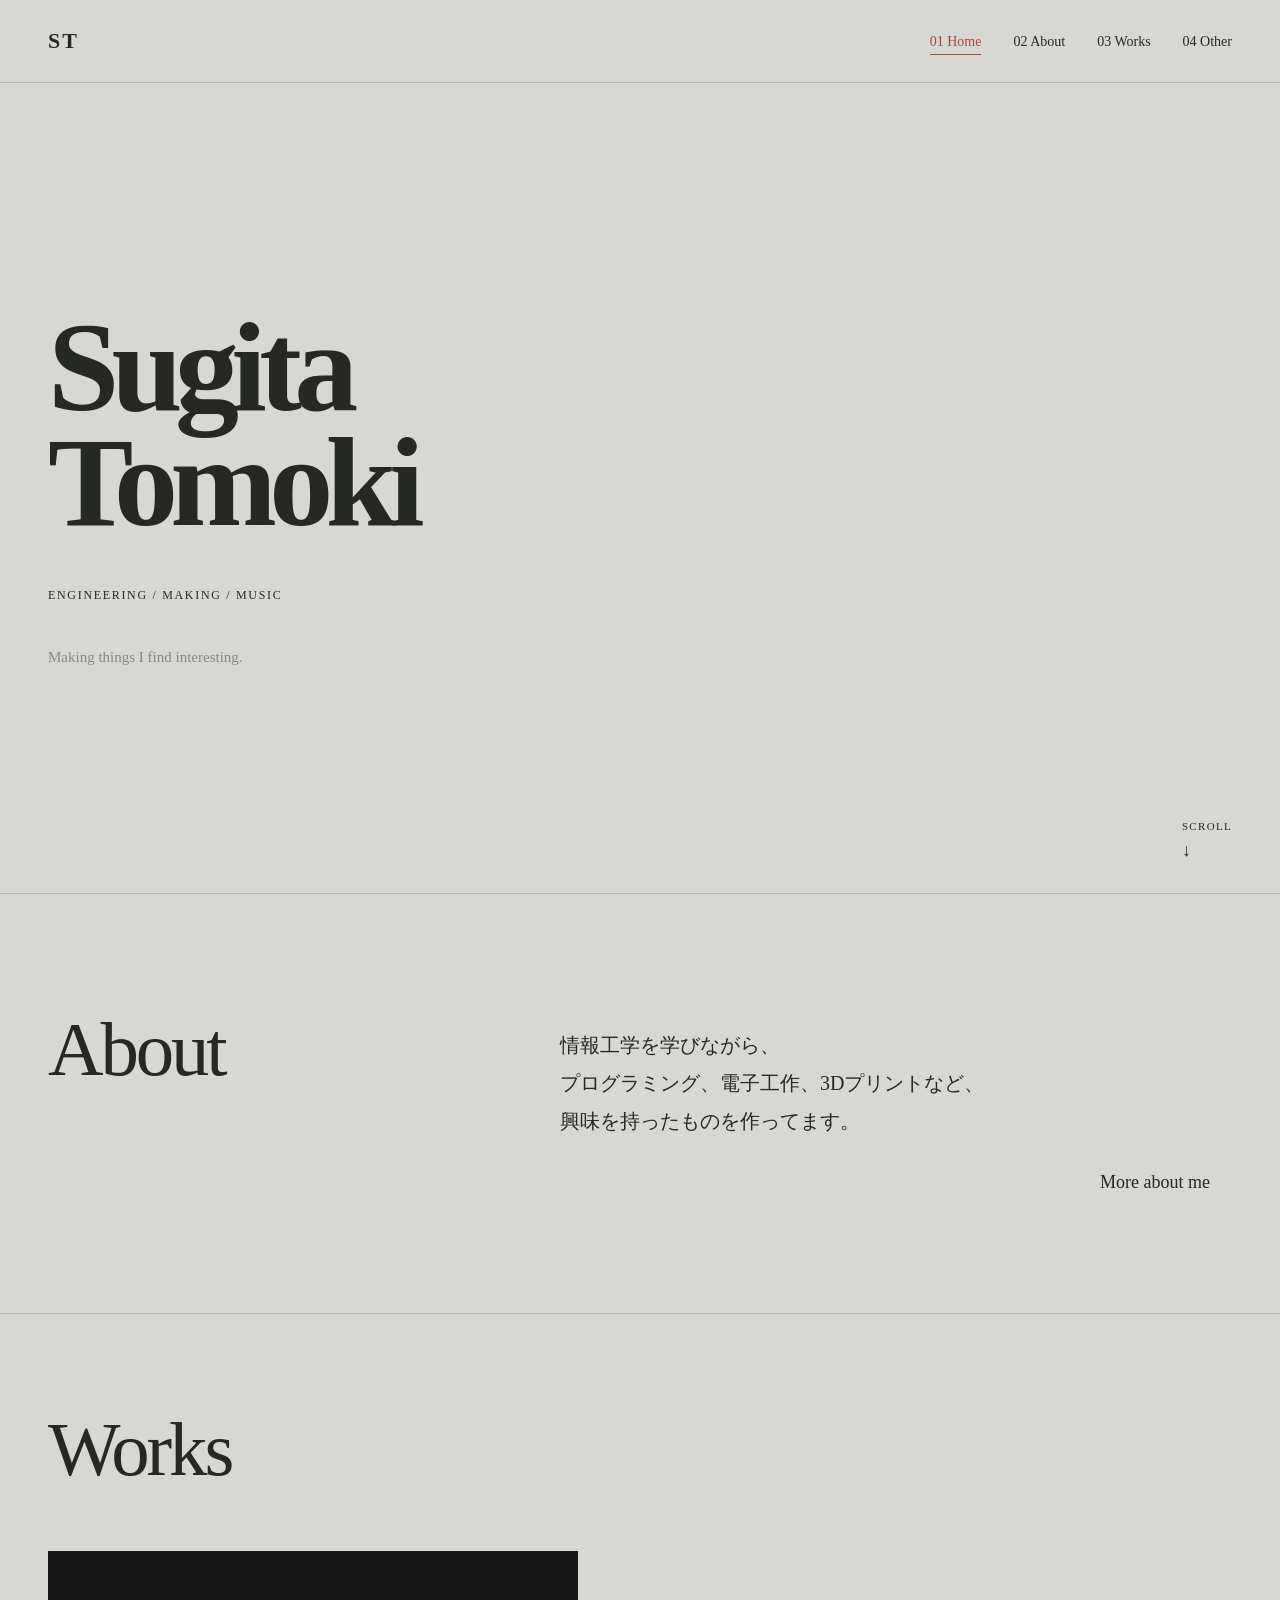
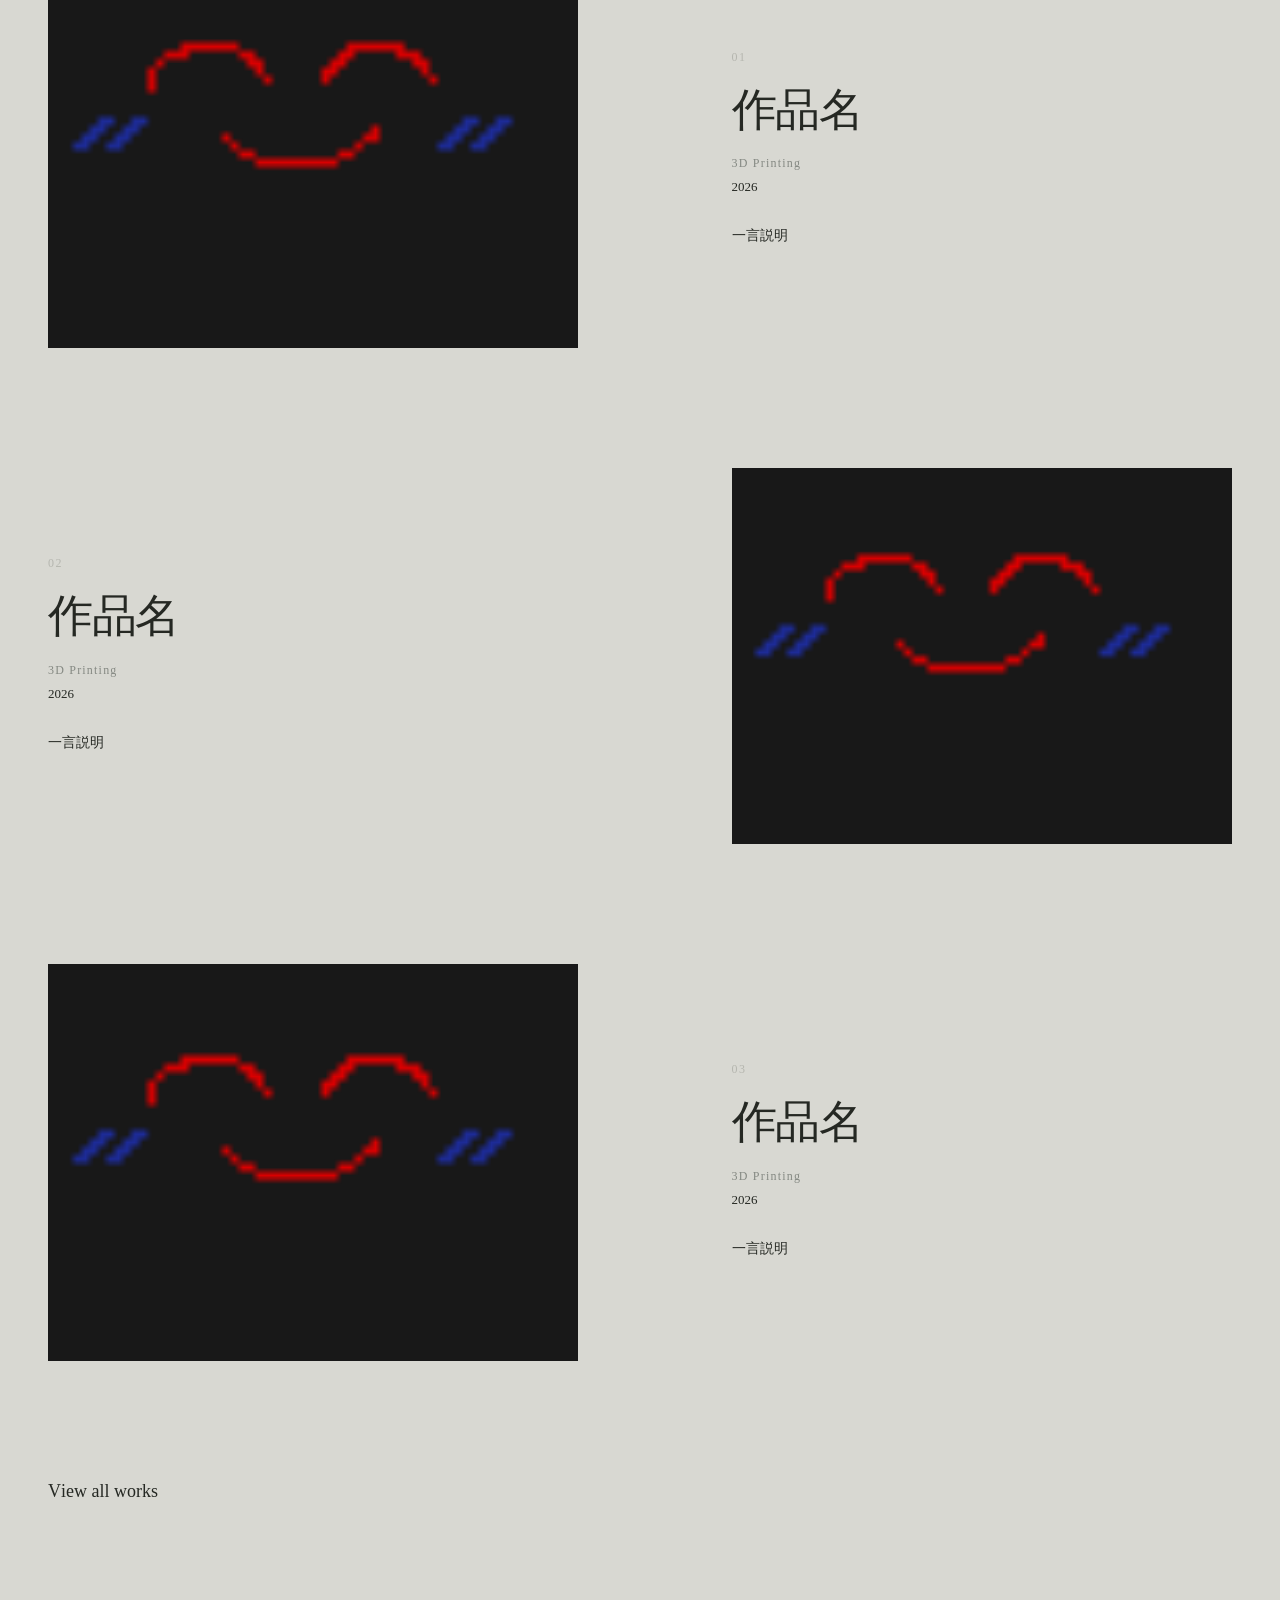
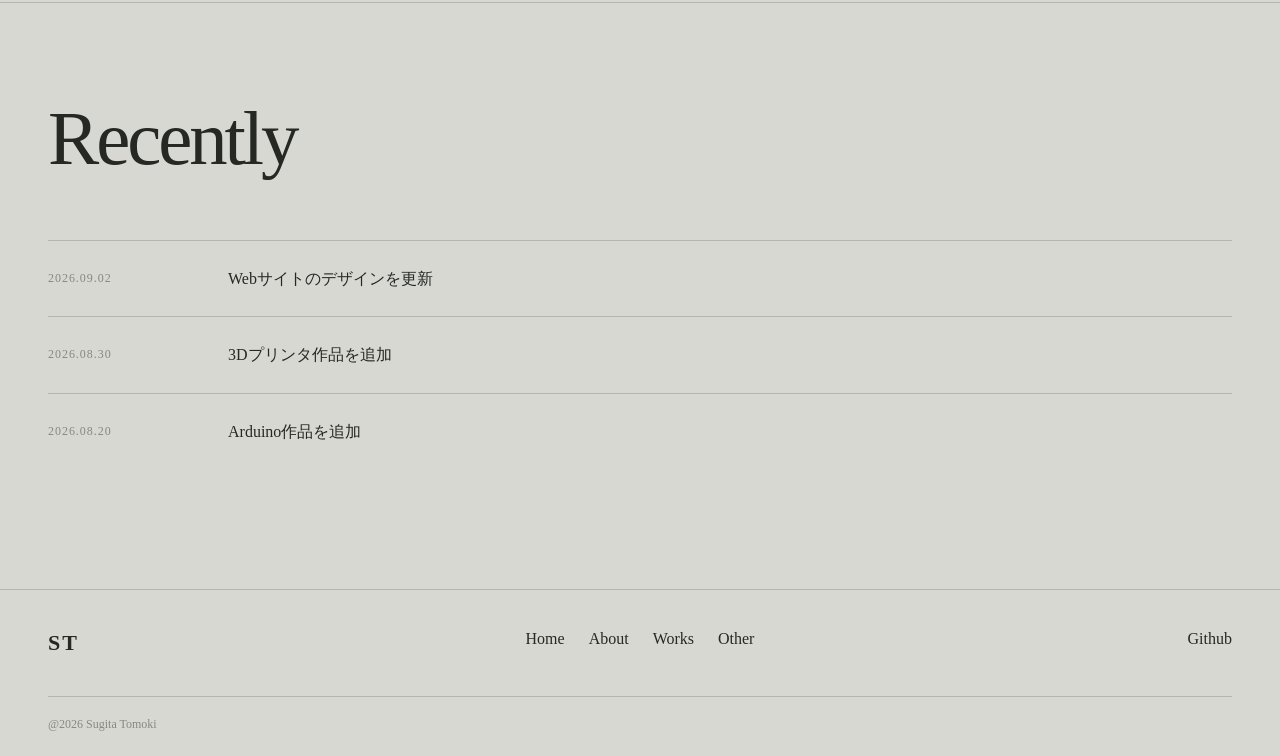
<file: index.html>
<!DOCTYPE html>
<html lang="ja">
    <head>
        <meta charset="UTF-8">
        <meta name="viewport" content="width=device-width, initial-scale=1.0">
        <title>Home</title>
        <link rel="stylesheet" href="/css/common.css">
        <link rel="stylesheet" href="/css/index.css">
        <link rel="icon" type="image/png" href="/favicon.png">
    </head>

    <body>
        <header class="site-header page-width">
            <div class="site-logo">
                <a href="/index.html">ST</a>
            </div>
            <nav class="site-nav">
                <ul>
                    <li><a href="/index.html" class="active">01 Home</a></li>
                    <li><a href="/about/index.html">02 About</a></li>
                    <li><a href="/works/index.html">03 Works</a></li>
                    <li><a href="/other/index.html">04 Other</a></li>
                </ul>
            </nav>
        </header>
        
        <main>
            <section class="hero page-width">
                <h1 class="hero-title">
                    <span>Sugita</span>
                    <span>Tomoki</span>
                </h1>
                <div class="hero-category">
                    <p>Engineering / Making / Music</p>
                </div>
                <div class="hero-description">
                    <p>Making things I find interesting.</p>
                </div>
                <div class="scroll-guide">
                    <p>Scroll</p>
                    <span>↓</span>
                </div>
            </section>

            <section class="about-preview page-width">
                <h2 class="about-title">
                    About
                </h2>
                <div class="about-content">
                    <p class="about-text">
                        情報工学を学びながら、<br>
                        プログラミング、電子工作、3Dプリントなど、<br>
                        興味を持ったものを作ってます。
                    </p>
                    <a href="/about/index.html" class="about-link wave-link">
                        More about me
                    </a>
                </div>
            </section>

            <section class="selected-works page-width">
                <h2 class="works-title">
                    Works
                </h2>
                <article class="work-item">
                    <div class="work-image">
                        <img src="/images/works/favicon.png" alt="example">
                    </div>

                    <div class="work-info">
                        <p class="work-number">01</p>
                        <h3>作品名</h3>
                        <p class="work-category">3D Printing</p>
                        <p class="work-year">2026</p>
                        <p class="work-description">
                            一言説明
                        </p>
                    </div>
                </article>

                <article class="work-item work-item-reverse">
                    <div class="work-image">
                        <img src="/images/works/favicon.png" alt="example">
                    </div>

                    <div class="work-info">
                        <p class="work-number">02</p>
                        <h3>作品名</h3>
                        <p class="work-category">3D Printing</p>
                        <p class="work-year">2026</p>
                        <p class="work-description">
                            一言説明
                        </p>
                    </div>
                </article>

                <article class="work-item">
                    <div class="work-image">
                        <img src="/images/works/favicon.png" alt="example">
                    </div>

                    <div class="work-info">
                        <p class="work-number">03</p>
                        <h3>作品名</h3>
                        <p class="work-category">3D Printing</p>
                        <p class="work-year">2026</p>
                        <p class="work-description">
                            一言説明
                        </p>
                    </div>
                </article>

                <a href="/works/index.html" class="works-link wave-link">
                    View all works
                </a>
            </section>

            <section class="recently page-width">
                <h2 class="recently-title">
                    Recently
                </h2>
                <div class="recent-list">
                </div>
            </section>
        </main>

        <footer class="site-footer">
            <div class="page-width">
                <div class="footer-main">
                    <div class="footer-logo">
                        <a href="/index.html">ST</a>
                    </div>

                    <nav class="footer-nav">
                        <ul>
                            <li><a href="/index.html">Home</a></li>
                            <li><a href="/about/index.html">About</a></li>
                            <li><a href="/works/index.html">Works</a></li>
                            <li><a href="/other/index.html"></a>Other</li>
                        </ul>
                    </nav>

                    <div class="footer-links">
                        <a href="https://github.com/tmoki0606">Github</a>
                    </div>
                </div>

                <div class="footer-bottom">
                    <p>@2026 Sugita Tomoki</p>
                </div>
            </div>
        </footer>

        <script src="/js/common.js"></script>
        <script src="/js/recent-data.js"></script>
        <script src="/js/index.js"></script>
    </body>
</html>
</file>
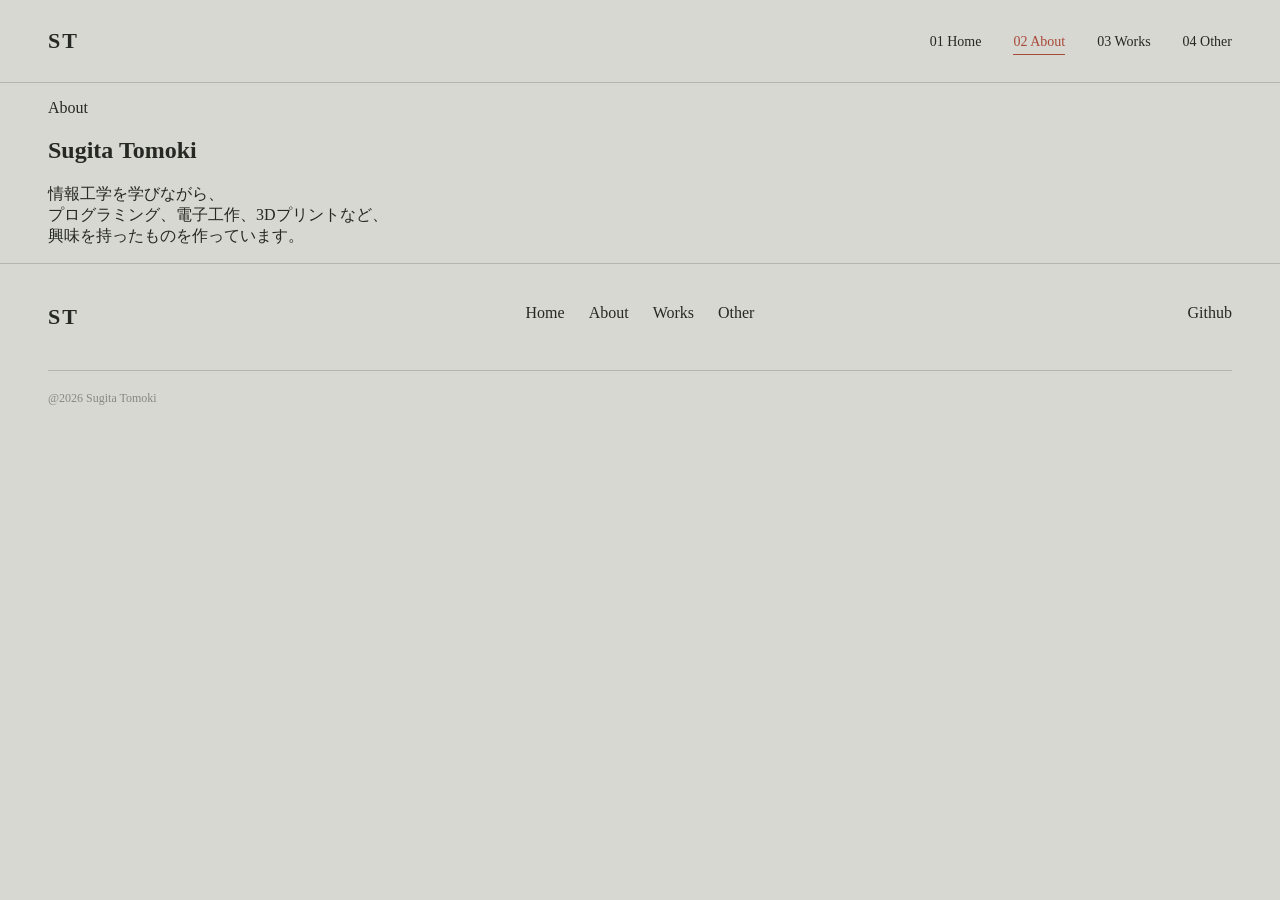
<file: about/index.html>
<!DOCTYPE html>
<html lang="ja">
    <head>
        <meta charset="UTF-8">
        <meta name="viewport" content="width=device-width, initial-scale=1.0">
        <title>About</title>
        <link rel="stylesheet" href="/css/common.css">
        <link rel="stylesheet" href="/css/index.css">
        <link rel="icon" type="image/png" href="/favicon.png">
    </head>

    <body>
        <header class="site-header page-width">
            <div class="site-logo">
                <a href="/index.html">ST</a>
            </div>
            <nav class="site-nav">
                <ul>
                    <li><a href="/index.html">01 Home</a></li>
                    <li><a href="/about/index.html" class="active">02 About</a></li>
                    <li><a href="/works/index.html">03 Works</a></li>
                    <li><a href="/other/index.html">04 Other</a></li>
                </ul>
            </nav>
        </header>
        
        <main>
            <section class="about-hero page-width">
                <p class="about-label">About</p>

                <h1 class="about-hero-title">
                    Sugita Tomoki
                </h1>

                <p class="about-hero-text">
                    情報工学を学びながら、<br>
                    プログラミング、電子工作、3Dプリントなど、<br>
                    興味を持ったものを作っています。
                </p>
            </section>
        </main>

        <footer class="site-footer">
            <div class="page-width">
                <div class="footer-main">
                    <div class="footer-logo">
                        <a href="/index.html">ST</a>
                    </div>

                    <nav class="footer-nav">
                        <ul>
                            <li><a href="/index.html">Home</a></li>
                            <li><a href="/about/index.html">About</a></li>
                            <li><a href="/works/index.html">Works</a></li>
                            <li><a href="/other/index.html"></a>Other</li>
                        </ul>
                    </nav>

                    <div class="footer-links">
                        <a href="https://github.com/tmoki0606">Github</a>
                    </div>
                </div>

                <div class="footer-bottom">
                    <p>@2026 Sugita Tomoki</p>
                </div>
            </div>
        </footer>

        <script src="/js/common.js"></script>
        <script src="/js/recent-data.js"></script>
        <script src="/js/index.js"></script>
    </body>
</html>
</file>
<file: css/common.css>
:root {
    --color-bg: #D8D8D2;
    --color-text: #252823;
    --color-green: #858983;
    --color-brown: #927F67;
    --color-stone: #B5B6AF;
    --color-accent: #A84A3A;

    --page-padding: 48px;
    --page-max-width: 1400px
}

* {
    box-sizing: border-box;
}

.page-width {
    width: 100%;
    max-width: var(--page-max-width);
    margin-left: auto;
    margin-right: auto;
    padding-left: var(--page-padding);
    padding-right: var(--page-padding);
}

body {
    margin: 0;
    background-color: var(--color-bg);
    color: var(--color-text);
    min-height: 100vh;
    overflow-x: hidden;
}

ul {
    list-style: none;
    margin: 0;
    padding: 0;
}

a {
    color: inherit;
    text-decoration: none;
}

.site-header {
    display: flex;
    justify-content: space-between;
    align-items: center;
    padding-top: 28px;
    padding-bottom: 28px;
    border-bottom: 1px solid var(--color-stone);
}

.site-nav ul {
    display: flex;
    gap: 32px;
}

.site-logo a {
    font-size: 22px;
    font-weight: 600;
    letter-spacing: 2px;
}

.site-nav a,
.site-nav a:visited {
    font-size: 14px;
    color: var(--color-text);
    position: relative;
    display: inline-block;
}

.site-nav a.active,
.site-nav a.active:visited {
    color: var(--color-accent);
}

/* Underline when hovering over the nav */
.site-nav a::after{
    content: "";
    position: absolute;
    left: 0;
    bottom: -5px;
    width: 0;
    height: 1px;
    background-color: var(--color-accent);
    transition: width 0.25s ease;
}

/* When hovering */
.site-nav a:hover::after {
    width: 100%;
}

/* Current location */
.site-nav a.active::after{
    width: 100%;
}

.site-footer {
    border-top: 1px solid var(--color-stone);
    padding-top: 40px;
    padding-bottom: 24px;
}

.footer-main {
    display: grid;
    grid-template-columns: 1fr auto 1fr;
    align-items: start;
    gap: 40px;
}

.footer-logo a {
    font-size: 22px;
    font-weight: 600;
    letter-spacing: 2px;
}

.footer-nav ul {
    display: flex;
    gap: 24px;
}

.footer-links {
    justify-self: end;
}

.footer-bottom {
    margin-top: 40px;
    padding-top: 20px;
    border-top: 1px solid var(--color-stone);
}

.footer-bottom p {
    margin: 0;
    font-size: 12px;
    color: var(--color-green);
}
</file>
<file: css/index.css>
.hero {
    min-height: calc(100vh - 90px);
    padding-top: 80px;
    padding-bottom: 60px;
    position: relative;
    display: flex;
    flex-direction: column;
    justify-content: center;
}

.hero-title {
    margin: 0;
    display: flex;
    flex-direction: column;
    font-size: clamp(64px, 10vw, 160px);
    line-height: 0.9;
    letter-spacing: -0.06em;
    font-weight: 600;
}

.hero-category {
    margin-top: 36px;
    font-size: 12px;
    letter-spacing: 0.14em;
    text-transform: uppercase;
}

.hero-description {
    margin-top: 14px;
    font-size: 15px;
    line-height: 1.8;
    color: var(--color-green);
}

.scroll-guide {
    position: absolute;
    right: var(--page-padding);
    bottom: 32px;
}

.scroll-guide p {
    margin: 0;
    font-size: 11px;
    letter-spacing: 0.12em;
    text-transform: uppercase;
}

.scroll-guide span {
    margin-top: 8px;
    font-size: 18px;
    display: inline-block;
    animation: scroll-arrow 1.8s ease-in-out infinite;
}

@keyframes scroll-arrow {
    0% {
        transform: translateY(0);
    }
    50% {
        transform: translateY(5px);
    }
    100% {
        transform: translateY(0);
    }
}

.about-preview {
    display: grid;
    grid-template-columns: 4fr 6fr;
    gap: 64px;
    padding-top: 120px;
    padding-bottom: 120px;
    border-top: 1px solid var(--color-stone);
}

.about-title {
    margin: 0;
    font-size: clamp(48px, 6vw, 88px);
    font-weight: 500;
    line-height: 0.95;
    letter-spacing: -0.04em;
}

.about-content {
    display: flex;
    flex-direction: column;
    padding-top: 12px;
    max-width: 650px;
}

.about-text {
    margin: 0;
    font-size: 20px;
    line-height: 1.9;
}

.about-link {
    align-self: flex-end;
    width: fit-content;
    margin-top: 32px;
    font-size: 18px;
    position: relative;
}

.about-link::after {
    content: "";
    position: absolute;
    left: 0;
    bottom: -4px;
    width: 0;
    height: 1px;
    background-color: var(--color-accent);
    transition: width 0.3s ease;
}

/* When hovering */
.about-link:hover::after {
    width: 100%;
}

.selected-works {
    padding-top: 100px;
    padding-bottom: 100px;
    border-top: 1px solid var(--color-stone);
}

.works-title {
    margin: 0 0 64px;
    font-size: clamp(48px, 6vw, 88px);
    font-weight: 500;
    line-height: 0.95;
    letter-spacing: -0.04em;
}

.work-item {
    display: grid;
    grid-template-columns: 1.1fr 0.9fr;
    gap: 72px;
    align-items: center;
    max-width: 1200px;
    margin-left: auto;
    margin-right: auto;
    margin-bottom: 120px;
}

.work-image {
    width: 100%;
    max-width: 530px;
    aspect-ratio: 4 / 3;
    overflow: hidden;
    background-color: var(--color-stone);
}

.work-image img {
    width: 100%;
    height: 100%;
    object-fit: cover;
    display: block;
    transition: transform 0.5s ease;
}

.work-item:hover .work-image img {
    transform: scale(1.03);
}
.work-info {
    display: flex;
    flex-direction: column;
}

.work-number {
    margin: 0 0 20px;
    font-size: 12px;
    letter-spacing: 0.12em;
    color: var(--color-stone);
}

.work-info h3 {
    margin: 0;
    font-size: clamp(28px, 3.5vw, 48px);
    font-weight: 500;
    line-height: 1.15;
    letter-spacing: -0.03em;
}

.work-category {
    margin: 20px 0 0;
    font-size: 12px;
    letter-spacing: 0.1em;
    color: var(--color-green);
}

.work-year {
    margin: 8px 0 0;
    font-size: 13px;
}

.work-description {
    margin: 28px 0 0;
    max-width: 420px;
    font-size: 14px;
    line-height: 1.9;
    color: var(--color-text);
}

.work-item-reverse .work-image {
    grid-column: 2;
}

.work-item-reverse .work-info{
    grid-column: 1;
    grid-row: 1;
}
.works-link {
    align-self: flex-end;
    width: fit-content;
    margin-top: 32px;
    font-size: 18px;
    position: relative;
}

.works-link::after {
    content: "";
    position: absolute;
    left: 0;
    bottom: -4px;
    width: 0;
    height: 1px;
    background-color: var(--color-accent);
    transition: width 0.3s ease;
}

/* When hovering */
.works-link:hover::after {
    width: 100%;
}

.recently {
    padding-top: 100px;
    padding-bottom: 120px;
    border-top: 1px solid var(--color-stone);
}

.recently-title {
    margin: 0 0 64px;
    font-size: clamp(48px, 6vw, 88px);
    font-weight: 500;
    line-height: 0.95;
    letter-spacing: -0.04em;
}

.recent-item {
    display: grid;
    grid-template-columns: 180px 1fr;
    align-items: center;
    padding: 24px 0;
    border-top: 1px solid var(--color-stone);
}

.recent-item time {
    font-size: 12px;
    color: var(--color-green);
    letter-spacing: 0.08em;
}

.recent-item p {
    margin: 0;
    font-size: 16px;
    line-height: 1.7;
}

.wave-link span {
    display: inline-block;
    animation: none;
}

@media (max-width: 768px) {
    .hero {
        min-height: calc(85vh - 80px);
        padding-top: 60px;
        padding-bottom: 80px;
    }

    .hero-title {
        font-size: clamp(48px, 12vw, 88px);
    }

    .about-preview {
        grid-template-columns: 1fr;
        gap: 32px;
        padding-top: 80px;
        padding-bottom: 80px;
    }

    .about-content {
        padding-top: 0;
    }

    .about-text {
        font-size: 17px;
    }

    .selected-works,
    .recently {
        padding-top: 80px;
        padding-bottom: 80px;
    }

    .work-item {
        grid-template-columns: 1fr;
        gap: 28px;
        margin-bottom: 80px;
    }

    .work-item-reverse .work-image,
    .work-item-reverse .work-info {
        grid-column: 1;
        grid-row: auto;
    }

    .work-image {
        aspect-ratio: 4 / 3;
    }

    .recent-item {
        grid-template-columns: 1fr;
        gap: 10px;
    }
}
</file>
